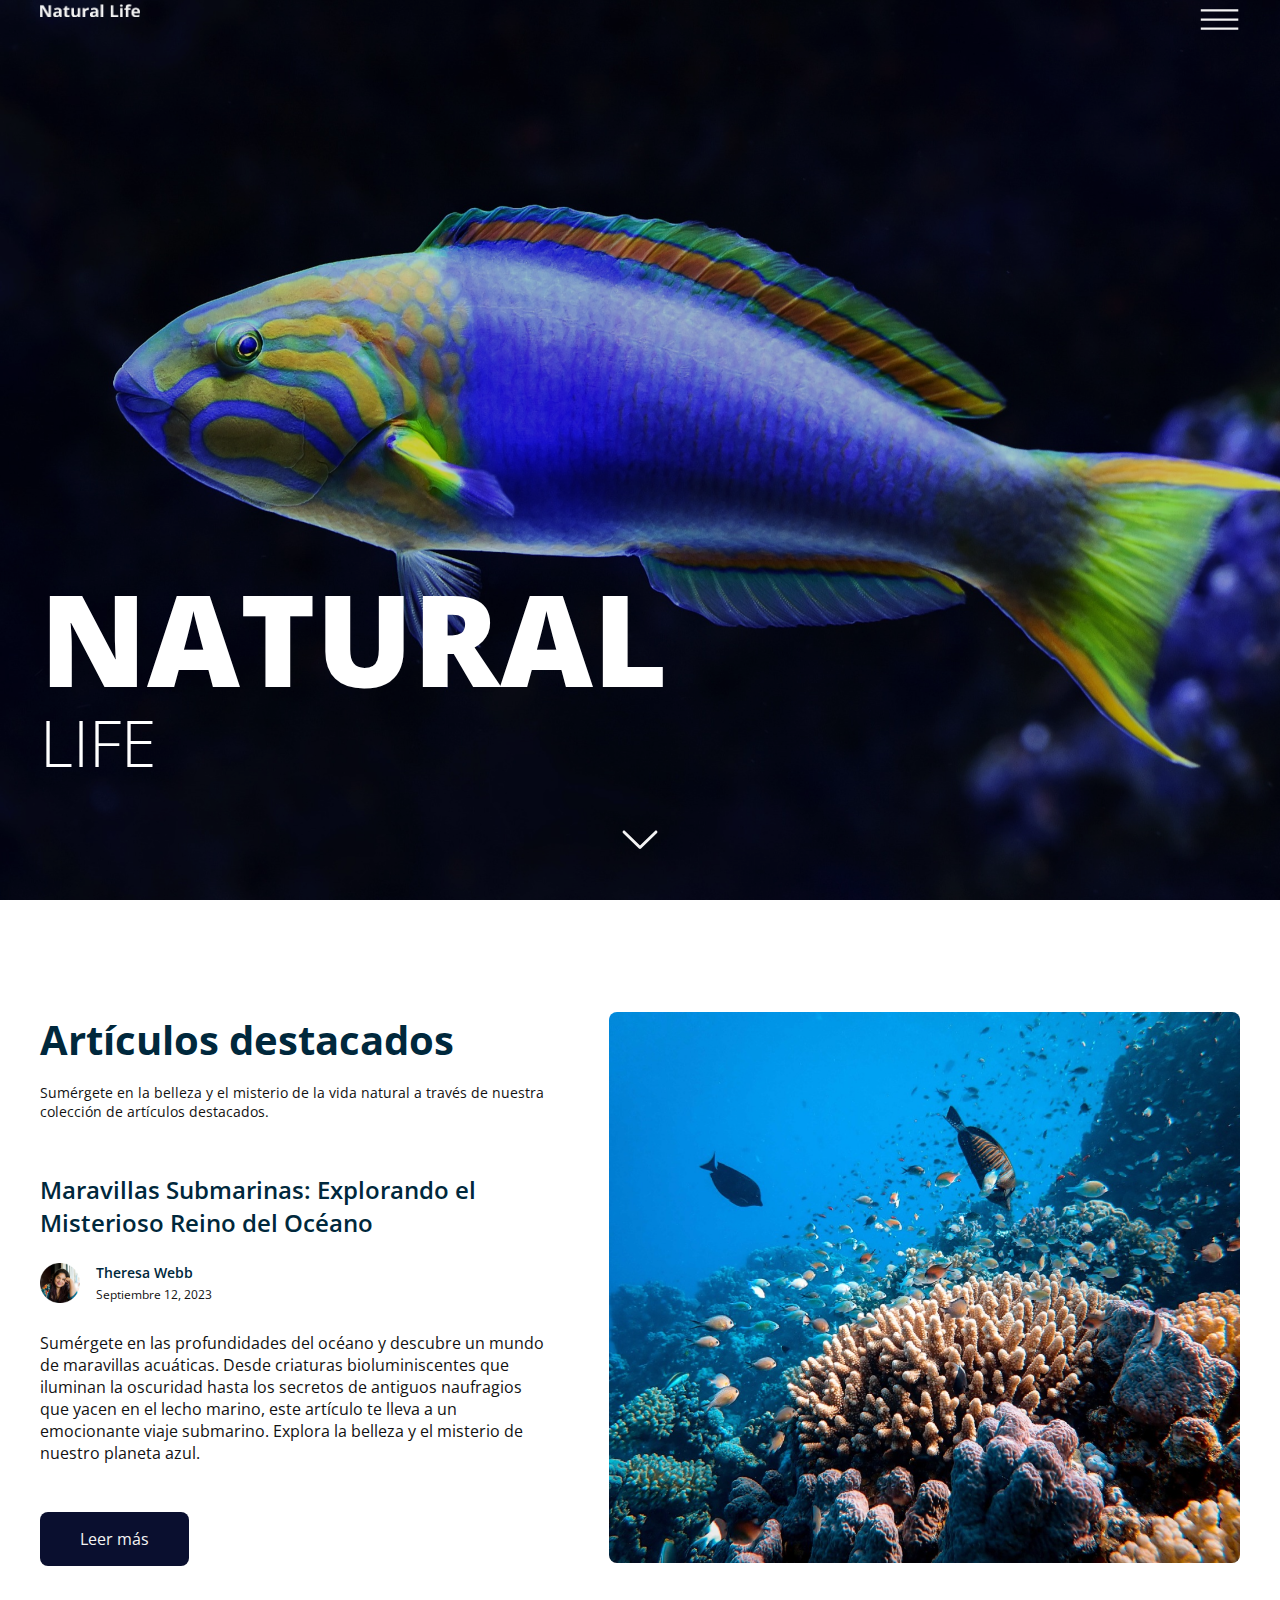
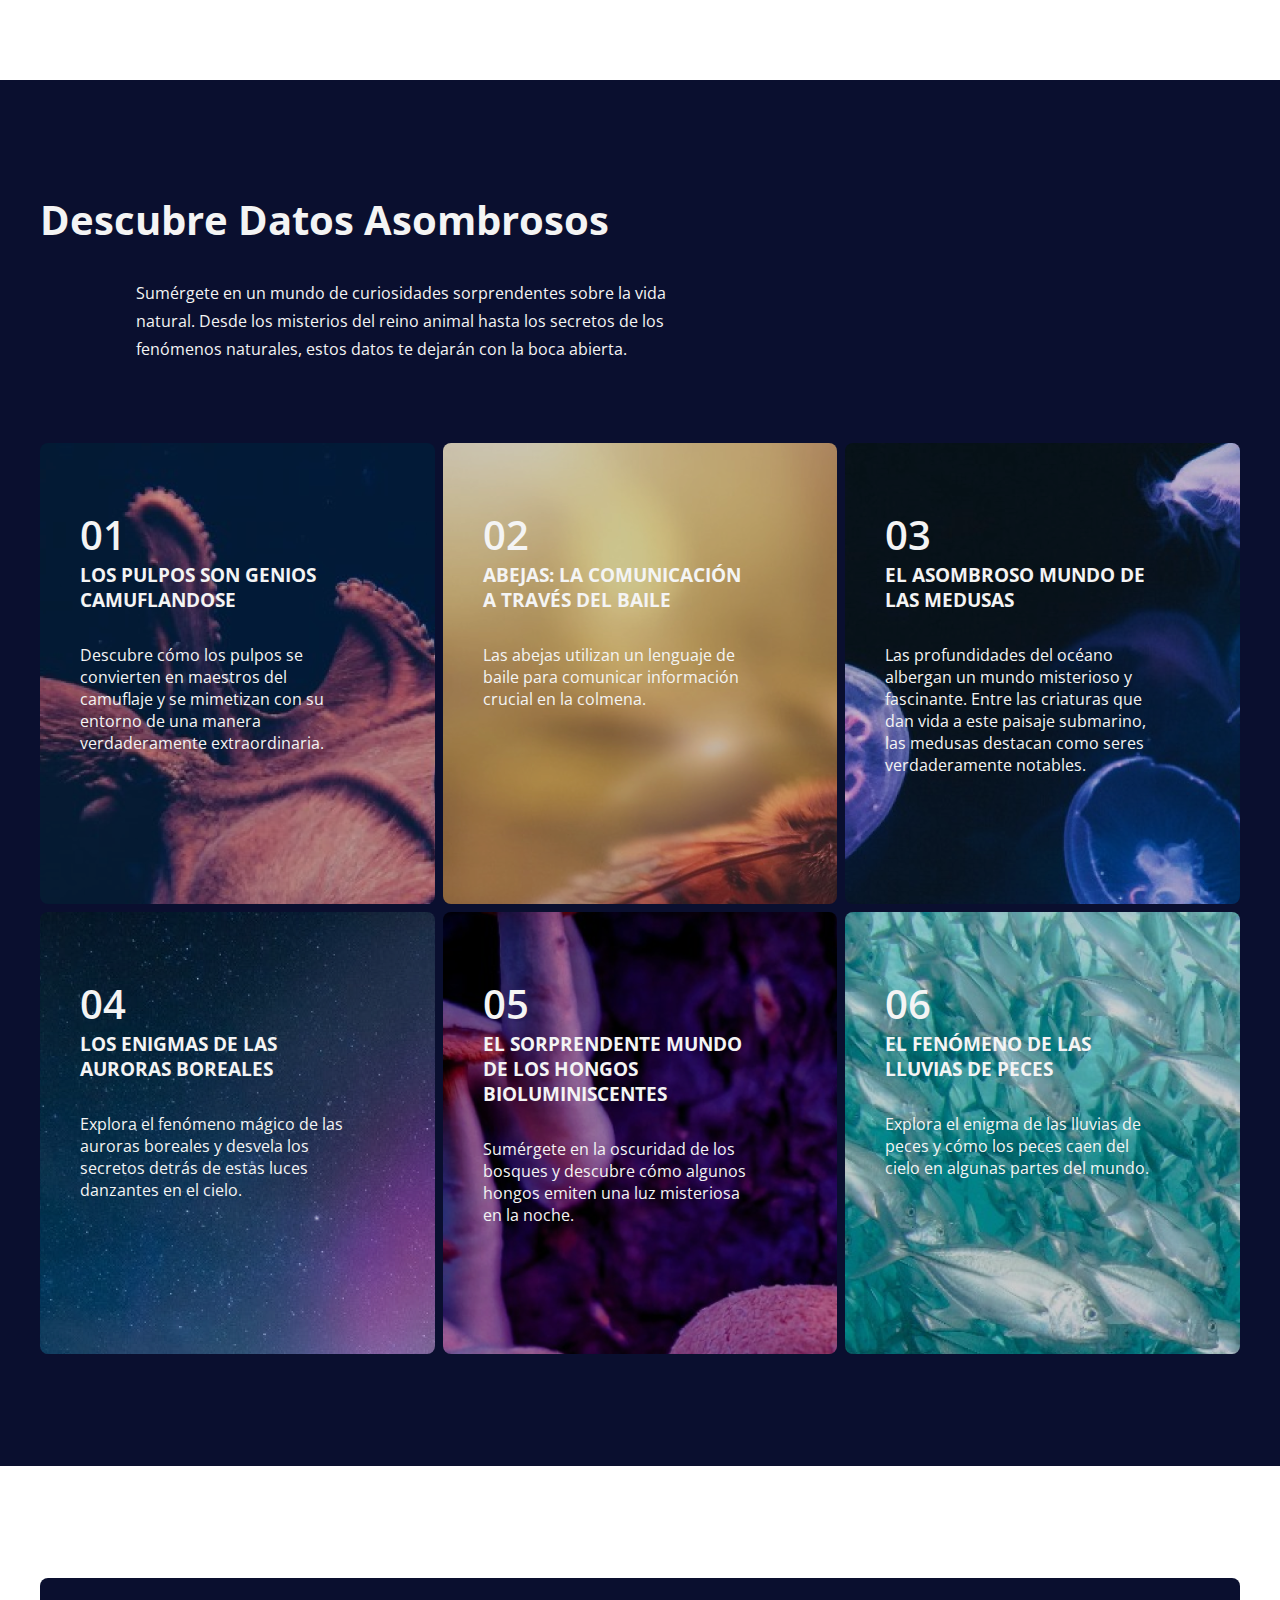
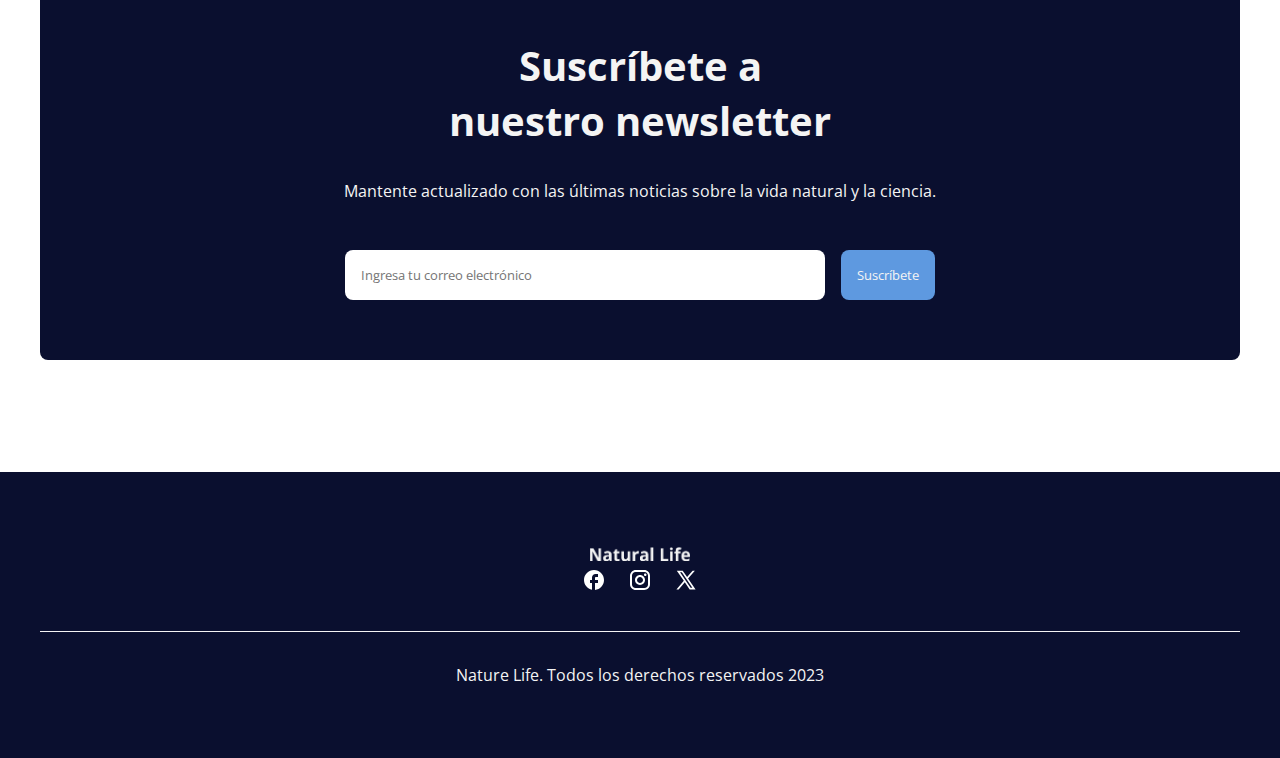
<file: index.html>
<!DOCTYPE html>
<html lang="en">
  <head>
    <meta charset="UTF-8" />
    <meta name="viewport" content="width=device-width, initial-scale=1.0" />
    <meta name="description" content="" />
    <title>Natural Life | Blog sobre Naturaleza</title>
    <!-- Favicon -->
    <link
      rel="shortcut icon"
      href="./assets/img/nature-favicon.png"
      type="image/x-icon"
    />
    <!-- Bootstrap -->
    <link
      href="https://cdn.jsdelivr.net/npm/bootstrap@5.3.2/dist/css/bootstrap.min.css"
      rel="stylesheet"
      integrity="sha384-T3c6CoIi6uLrA9TneNEoa7RxnatzjcDSCmG1MXxSR1GAsXEV/Dwwykc2MPK8M2HN"
      crossorigin="anonymous"
    />
    <!-- Estilos -->
    <link rel="stylesheet" href="styles.css" />
  </head>
  <body>
    <header>
      <nav class="navbar navbar-expand-lg">
        <div class="padding-global">
          <div class="navbar-wrp">
            <!-- Brand -->
            <a class="navbar-brand" href="#">
              <img
                src="./assets/img/natural-life-logo.png"
                width="100px"
                alt="Natural Life Logo"
              />
            </a>
            <!-- Botón del menu responsive -->
            <button class="navbar-btn" aria-label="Toggle navigation">
              <svg
                width="41"
                height="40"
                viewBox="0 0 41 40"
                fill="none"
                xmlns="http://www.w3.org/2000/svg"
              >
                <path
                  d="M1.79541 18.55H39.2954V20.675H20.5454H1.79541V18.55ZM1.79541 27.55H39.2954V29.675H20.5454H1.79541V27.55ZM1.79541 9.32495H39.2954V11.45H20.2845H1.79541V9.32495Z"
                  fill="#F4F4F4"
                />
              </svg>
            </button>
          </div>
          <!-- Elementos del menú colapsable -->
          <div class="navbar-menu" id="navbarMenu">
            <ul class="navbar-nav">
              <li class="nav-item">
                <a class="nav-link" href="./pages/categories.html"
                  >Categorías</a
                >
              </li>
              <li class="nav-item active">
                <a class="nav-link" href="./pages/about-us.html">About Us</a>
              </li>
            </ul>
          </div>
        </div>
      </nav>
    </header>
    <main>
      <section class="hero-section padding-global">
        <div class="hero-text-wrp">
          <h1>NATURAL<br /><span class="h1-bold">LIFE</span></h1>
          <a href="#mainContent" class="scroll-down">
            <svg
              class="chevron"
              width="48"
              height="48"
              viewBox="0 0 48 48"
              fill="none"
              xmlns="http://www.w3.org/2000/svg"
            >
              <path
                d="M38.994 15.9781L24 30.5941L9.00598 15.9781C8.73809 15.7164 8.37847 15.5699 8.00398 15.5699C7.6295 15.5699 7.26988 15.7164 7.00198 15.9781C6.87227 16.1051 6.76922 16.2568 6.69887 16.4243C6.62852 16.5917 6.59229 16.7715 6.59229 16.9531C6.59229 17.1347 6.62852 17.3144 6.69887 17.4818C6.76922 17.6493 6.87227 17.801 7.00198 17.9281L22.953 33.4801C23.2331 33.7531 23.6088 33.9059 24 33.9059C24.3912 33.9059 24.7669 33.7531 25.047 33.4801L40.998 17.9311C41.1286 17.8039 41.2324 17.6518 41.3033 17.4838C41.3742 17.3158 41.4108 17.1354 41.4108 16.9531C41.4108 16.7707 41.3742 16.5903 41.3033 16.4223C41.2324 16.2543 41.1286 16.1022 40.998 15.9751C40.7301 15.7134 40.3705 15.5669 39.996 15.5669C39.6215 15.5669 39.2619 15.7134 38.994 15.9751V15.9781Z"
                fill="#F4F4F4"
              />
            </svg>
          </a>
        </div>
      </section>

      <section class="featured-article padding-global">
        <div class="article-content">
          <h2 id="heading-h2">Artículos destacados</h2>
          <p id="little-paragraph-section">
            Sumérgete en la belleza y el misterio de la vida natural a través de
            nuestra colección de artículos destacados.
          </p>
          <h3 id="heading-h3">
            Maravillas Submarinas: Explorando el Misterioso Reino del Océano
          </h3>
          <div class="author-item">
            <div class="author-photo-wrp">
              <img
                class="author-photo"
                src="./assets/img/author-photo.png"
                alt="Author's photo"
              />
            </div>
            <div>
              <p class="article-author">Theresa Webb</p>
              <p class="article-date">Septiembre 12, 2023</p>
            </div>
          </div>
          <p id="paragraph-section">
            Sumérgete en las profundidades del océano y descubre un mundo de
            maravillas acuáticas. Desde criaturas bioluminiscentes que iluminan
            la oscuridad hasta los secretos de antiguos naufragios que yacen en
            el lecho marino, este artículo te lleva a un emocionante viaje
            submarino. Explora la belleza y el misterio de nuestro planeta azul.
          </p>
          <a href="" id="btn">Leer más</a>
        </div>
        <div class="article-image">
          <img
            src="./assets/img/ocean-photo.png"
            alt="Underwater view of the ocean"
          />
        </div>
      </section>

      <section class="amazing-facts padding-global">
        <div class="amazing-facts-heading">
          <h2 id="heading-h2-white">Descubre Datos Asombrosos</h2>
          <div id="white-paragraph-wrp">
            <p>
              Sumérgete en un mundo de curiosidades sorprendentes sobre la vida
              natural. Desde los misterios del reino animal hasta los secretos
              de los fenómenos naturales, estos datos te dejarán con la boca
              abierta.
            </p>
          </div>
        </div>
        <div class="amazing-facts-grid">
          <a class="card-link" href="">
            <div class="amazing-facts-card-1">
              <div class="card-number">01</div>
              <div class="card-title">
                <h3>LOS PULPOS SON GENIOS CAMUFLANDOSE</h3>
              </div>
              <div class="card-description">
                <p>
                  Descubre cómo los pulpos se convierten en maestros del
                  camuflaje y se mimetizan con su entorno de una manera
                  verdaderamente extraordinaria.
                </p>
              </div>
            </div>
          </a>

          <a class="card-link" href="">
            <div class="amazing-facts-card-2">
              <div class="card-number">02</div>
              <div class="card-title">
                <h3>ABEJAS: LA COMUNICACIÓN A TRAVÉS DEL BAILE</h3>
              </div>
              <div class="card-description">
                <p>
                  Las abejas utilizan un lenguaje de baile para comunicar
                  información crucial en la colmena.
                </p>
              </div>
            </div>
          </a>

          <a class="card-link" href="./pages/blog-post.html">
            <div class="amazing-facts-card-3">
              <div class="card-number">03</div>
              <div class="card-title">
                <h3>EL ASOMBROSO MUNDO DE LAS MEDUSAS</h3>
              </div>
              <div class="card-description">
                <p>
                  Las profundidades del océano albergan un mundo misterioso y
                  fascinante. Entre las criaturas que dan vida a este paisaje
                  submarino, las medusas destacan como seres verdaderamente
                  notables.
                </p>
              </div>
            </div>
          </a>

          <a class="card-link" href="">
            <div class="amazing-facts-card-4">
              <div class="card-number">04</div>
              <div class="card-title">
                <h3>LOS ENIGMAS DE LAS AURORAS BOREALES</h3>
              </div>
              <div class="card-description">
                <p>
                  Explora el fenómeno mágico de las auroras boreales y desvela
                  los secretos detrás de estas luces danzantes en el cielo.
                </p>
              </div>
            </div>
          </a>

          <a class="card-link" href="">
            <div class="amazing-facts-card-5">
              <div class="card-number">05</div>
              <div class="card-title">
                <h3>EL SORPRENDENTE MUNDO DE LOS HONGOS BIOLUMINISCENTES</h3>
              </div>
              <div class="card-description">
                <p>
                  Sumérgete en la oscuridad de los bosques y descubre cómo
                  algunos hongos emiten una luz misteriosa en la noche.
                </p>
              </div>
            </div>
          </a>

          <a class="card-link" href="">
            <div class="amazing-facts-card-6">
              <div class="card-number">06</div>
              <div class="card-title">
                <h3>EL FENÓMENO DE LAS LLUVIAS DE PECES</h3>
              </div>
              <div class="card-description">
                <p>
                  Explora el enigma de las lluvias de peces y cómo los peces
                  caen del cielo en algunas partes del mundo.
                </p>
              </div>
            </div>
          </a>
        </div>
      </section>

      <section class="newsletter padding-global">
        <div class="newsletter-container">
          <h2 id="heading-h2-white">
            Suscríbete a<br />
            nuestro newsletter
          </h2>
          <p class="newsletter-paragraph">
            Mantente actualizado con las últimas noticias sobre la vida natural
            y la ciencia.
          </p>
          <form class="newsletter-form">
            <input
              type="email"
              placeholder="Ingresa tu correo electrónico"
              required
            />
            <button type="submit" id="btn-form">Suscríbete</button>
          </form>
        </div>
      </section>
    </main>
    <footer class="footer">
      <div class="footer-content">
        <a class="navbar-brand" href="#">
          <img
            src="./assets/img/natural-life-logo.png"
            width="100px"
            alt="Natural Life Logo"
          />
        </a>

        <div class="social-icons">
          <a href="#" aria-label="Facebook">
            <img
              src="./assets/img/ic_baseline-facebook.svg"
              alt="facebook-icon"
            />
          </a>
          <a href="#" aria-label="Instagram">
            <img src="./assets/img/mdi_instagram.svg" alt="instagram-icon" />
          </a>
          <a href="#" aria-label="Twitter">
            <img
              src="./assets/img/ant-design_x-outlined.svg"
              alt="twitter-icon"
            />
          </a>
        </div>
        <p>Nature Life. Todos los derechos reservados 2023</p>
      </div>
    </footer>

    <!-- JavaScript de Bootstrap -->
    <script
      src="https://cdn.jsdelivr.net/npm/bootstrap@5.3.2/dist/js/bootstrap.bundle.min.js"
      integrity="sha384-C6RzsynM9kWDrMNeT87bh95OGNyZPhcTNXj1NW7RuBCsyN/o0jlpcV8Qyq46cDfL"
      crossorigin="anonymous"
    ></script>

    <!-- JavaScript -->
    <script src="script.js"></script>
  </body>
</html>
</file>
<file: styles.css>
@charset "UTF-8";
/* Imports */
@import url("https://fonts.googleapis.com/css2?family=Open+Sans:ital,wght@0,300;0,400;0,500;0,600;0,700;0,800;1,300;1,400;1,500;1,600;1,700;1,800&display=swap");

/* Variables */
* {
  margin: 0;
  padding: 0;
  box-sizing: border-box;
  font-family: "Open Sans", sans-serif;
}

/* Globales */
.padding-global {
  padding: 0 2.5rem;
  width: 100%;
}

/* Estilos del Header */
header {
  box-shadow: 0px 2px 3px rgba(0, 0, 0, 0.25);
  backdrop-filter: blur(5px);
  position: sticky;
  top: 0;
  width: 100%;
  height: 0rem;
  overflow: visible;
}

/* Estilos de la navbar */
.navbar {
  z-index: 1;
  background-color: transparent;
}

.navbar-wrp {
  display: flex;
  justify-content: space-between;
  width: 100%;
}

.navbar-btn {
  background-color: transparent;
  border: none;
  box-shadow: none;
  padding: 0;
}

.navbar-menu {
  width: 85vw;
  height: 100vh;
  position: absolute;
  top: 0;
  left: 0;
  transition: transform 1s ease-in-out;
  background-color: #0a0f2f;
  transform: translateX(-100vw);
}

.navbar-menu.is-open {
  transform: translateX(0);
}

.navbar-nav {
  display: flex;
  flex-direction: column !important;
  justify-content: center;
  align-items: center;
  gap: 5rem;
  height: 100%;
}

.nav-link {
  color: #f4f4f4;
  font-size: 4rem;
}

.nav-link:hover {
  color: #adadad;
  cursor: pointer;
  transition: all ease 300ms;
}

/* Estilos de la Hero Section */
.hero-section {
  background-image: url("./assets/img/hero-img.png");
  background-size: cover;
  background-position: center;
  color: white;
  height: 100vh;
  display: flex;
  align-items: flex-end;
}

.hero-section h1 {
  font-size: 8rem;
  line-height: 5rem;
  font-weight: 800;
  margin-bottom: 2rem;
  text-align: left;
}

.h1-bold {
  font-size: 4rem;
  font-weight: 300;
  letter-spacing: 72%;
}

/*
.scroll-down {
  font-size: 2rem;
  color: white;
  text-decoration: none;
}
*/

.hero-text-wrp {
  width: 100%;
  text-align: center;
}

.chevron {
  margin-bottom: 2rem;
}

.navbar {
  background: transparent;
}

/* Responsive Hero */
@media (max-width: 768px) {
  /* Ajustes para tablet */
  .hero-section h1 {
    font-size: 3rem;
  }
}

@media (max-width: 568px) {
  /* Ajustes para mobile landscape */
  .hero-section h1 {
    font-size: 2.5rem;
  }
}

@media (max-width: 320px) {
  /* Ajustes para mobile portrait */
  .hero-section h1 {
    font-size: 2rem;
  }
}

/* Estilos de featured-article */
.featured-article {
  margin: 7rem 0;
  display: grid;
  grid-template-columns: 0.8fr 1fr;
  grid-template-rows: auto;
  gap: 4rem;
}

#heading-h2 {
  font-size: 2.5rem;
  font-weight: 700;
  color: #00283c;
  margin-bottom: 1rem;
}

#heading-h3 {
  font-size: 1.5rem;
  font-weight: 600;
  color: #00283c;
  margin-bottom: 1.5rem;
}

#little-paragraph-section {
  color: #121212;
  font-size: 0.875rem;
  margin-bottom: 3.25rem;
}

.author-item {
  display: flex;
  gap: 1rem;
  margin-bottom: 1.5rem;
}

.author-photo {
  width: 2.5rem;
}

.article-author {
  font-size: 0.875rem;
  font-weight: 600;
  color: #00283c;
  margin-bottom: 0.25rem;
}

.article-date {
  font-size: 0.75rem;
  color: #121212;
}

#paragraph-section {
  color: #121212;
  font-size: 1rem;
  margin-bottom: 1.5rem;
}

.article-image img {
  max-width: 100%;
  border-radius: 0.5rem;
}

#btn {
  display: inline-block;
  background: #0a0f2f;
  color: #f4f4f4;
  padding: 1rem 2.5rem;
  text-decoration: none;
  border-radius: 0.5rem;
  margin-top: 1.5rem;
}

#btn:hover {
  background-color: #5e99e0;
  cursor: pointer;
  transition: all ease 300ms;
}

/* Responsiveness */
@media (max-width: 768px) {
  .featured-article {
    grid-template-columns: 1fr;
  }
}

@media (max-width: 480px) {
  #heading-h2 {
    font-size: 2.5rem;
  }
}

/* Estilos de amazing facts */
.amazing-facts {
  padding: 7rem 2.5rem;
  display: flex;
  flex-direction: column;
  background-color: #0a0f2f;
  color: #f4f4f4;
}

.amazing-facts-heading {
  margin-bottom: 5rem;
}

#heading-h2-white {
  font-size: 2.5rem;
  font-weight: 700;
  margin-bottom: 2rem;
}

#white-paragraph-wrp {
  max-width: 40rem;
  padding-left: 6rem;
  border-left: #f4f4f4 1px;
  line-height: 28px;
}

.amazing-facts-grid {
  display: grid;
  grid-template-columns: repeat(3, 1fr);
  gap: 0.5rem;
}

.card-link {
  text-decoration: none;
  color: #f4f4f4;
  height: 100%;
}

.card-number {
  font-size: 2.5rem;
  font-weight: 600;
}

.card-description {
  margin-top: 2rem;
}

.amazing-facts-card-1 {
  padding: 4rem 5.25rem 8rem 2.5rem;
  border-radius: 0.5rem;
  background-image: url(./assets/img/card-1.png);
  height: 100%;
}

.amazing-facts-card-1:hover {
  box-shadow: -1px 1px #fdfdfd;
  transition: all ease 300ms;
  filter: blur(0.15px);
}

.amazing-facts-card-2 {
  padding: 4rem 5.25rem 8rem 2.5rem;
  border-radius: 0.5rem;
  background-image: url(./assets/img/card-2.png);
  height: 100%;
}

.amazing-facts-card-2:hover {
  box-shadow: -1px 1px #fdfdfd;
  transition: all ease 300ms;
  filter: blur(0.15px);
}

.amazing-facts-card-3 {
  padding: 4rem 5.25rem 8rem 2.5rem;
  border-radius: 0.5rem;
  background-image: url(./assets/img/card-3.png);
}

.amazing-facts-card-3:hover {
  box-shadow: -1px 1px #fdfdfd;
  transition: all ease 300ms;
  filter: blur(0.15px);
}

.amazing-facts-card-4 {
  padding: 4rem 5.25rem 8rem 2.5rem;
  border-radius: 0.5rem;
  background-image: url(./assets/img/card-4.png);
  height: 100%;
}

.amazing-facts-card-4:hover {
  box-shadow: -1px 1px #fdfdfd;
  transition: all ease 300ms;
  filter: blur(0.15px);
}

.amazing-facts-card-5 {
  padding: 4rem 5.25rem 8rem 2.5rem;
  border-radius: 0.5rem;
  background-image: url(./assets/img/card-5.png);
  height: 100%;
}

.amazing-facts-card-5:hover {
  box-shadow: -1px 1px #fdfdfd;
  transition: all ease 300ms;
  filter: blur(0.15px);
}

.amazing-facts-card-6 {
  padding: 4rem 5.25rem 8rem 2.5rem;
  border-radius: 0.5rem;
  background-image: url(./assets/img/card-6.png);
  height: 100%;
}

.amazing-facts-card-6:hover {
  box-shadow: -1px 1px #fdfdfd;
  transition: all ease 300ms;
  filter: blur(0.15px);
}

/* Responsiveness */
@media (max-width: 768px) {
  .amazing-facts-grid {
    display: grid;
    grid-template-columns: repeat(2, 1fr);
    gap: 1.25rem;
  }
}

@media (max-width: 480px) {
  .amazing-facts-grid {
    display: grid;
    grid-template-columns: repeat(1, 1fr);
    gap: 1rem;
  }
}

/* Estilos de newsletter */
.newsletter-container {
  background-color: #0a0f2f;
  color: #f4f4f4;
  padding: 3.75rem;
  text-align: center;
  border-radius: 0.5rem;
  max-width: 80rem;
  margin: 7rem auto;
}

.newsletter-paragraph {
  margin-bottom: 3rem;
}

.newsletter-form {
  display: flex;
  justify-content: center;
  gap: 1rem;
  margin-top: 1rem;
}

.newsletter-form input {
  padding: 1rem;
  border: none;
  border-radius: 0.5rem;
  width: 30rem;
}

.newsletter-form button {
  padding: 0.5rem 1rem;
  border: none;
  background-color: #5e99e0;
  color: #f4f4f4;
  border-radius: 0.5rem;
  cursor: pointer;
  transition: background-color 300ms;
}

.newsletter-form button:hover {
  background-color: #446fa3;
}

@media (max-width: 768px) {
  .newsletter-form {
    flex-direction: column;
  }

  .newsletter-form input {
    width: 100%;
  }

  .newsletter-form button {
    width: 100%;
  }
}

/* Estilos del Footer */
.footer {
  background-color: #0a0f2f;
  color: #f4f4f4;
  padding: 4.5rem 2.5rem;
  text-align: center;
}

.footer-content h2 {
  margin-bottom: 1rem;
}

.social-icons {
  font-size: 1.5rem;
  margin-bottom: 2rem;
}

.social-icons a {
  color: white;
  margin: 0 0.5rem;
  text-decoration: none;
}

.footer p {
  text-align: center;
  border-top: 0.5px solid #f4f4f4;
  padding-top: 2rem;
}

/* Estilos de la página Blog post */
/* Hero Blog Post*/

.hero-blog-post {
  background-image: url("./assets/img/blog-post-hero-img.png");
  background-size: cover;
  background-position: center;
  color: white;
  height: 75vh;
  display: flex;
  align-items: flex-end;
}

.hero-blog-post-wrp {
  display: flex;
  flex-direction: column;
  gap: 1.5rem;
  margin-bottom: 1rem;
}

#blog-post-heading {
  font-size: 4rem;
  font-weight: 600;
}

#blog-post-heading-2 {
  font-size: 2.5rem;
  font-weight: 300;
}

.article-author-white {
  font-size: 0.875rem;
  font-weight: 600;
  color: #f4f4f4;
  margin-bottom: 0.25rem;
}

.article-date-white {
  font-size: 0.75rem;
  color: #f4f4f4;
}

/* Responsive Hero Blog Post */
@media (max-width: 768px) {
  /* Ajustes para tablet */
  #blog-post-heading {
    font-size: 2.5rem;
  }

  #blog-post-heading-2 {
    font-size: 1.5rem;
  }
}

@media (max-width: 568px) {
  /* Ajustes para mobile landscape */
  #blog-post-heading {
    font-size: 1.5rem;
  }

  #blog-post-heading-2 {
    font-size: 1rem;
  }
}

/* Estilos de la sección Blog Post*/
.blog-post {
  display: grid;
  grid-template-columns: 0.5fr 1fr;
  grid-template-rows: auto;
  gap: 2.5rem;
  margin: 5rem 2.5rem;
}
.article-stats {
  display: flex;
  flex-direction: column;
  align-items: center;
  justify-content: start;
  gap: 1rem;
  justify-content: initial;
  color: #999;
  margin-bottom: 20px;
}

.article-content {
  font-family: "Open Sans", sans-serif;
  color: #333;
  max-width: 100%;
  margin: 0 auto;
}

.article-content blockquote {
  font-size: 1.75rem;
  font-weight: 300;
  font-style: italic;
  color: #333;
  margin: 1.5rem 0;
  padding: 10px 20px;
  border-left: 5px solid #999;
}

/* Estilos de la página Categories */
/* Hero Categoriest*/
.hero-categories {
  background-image: url("./assets/img/categories-hero-img.png");
  background-size: cover;
  background-position: center;
  color: white;
  height: 75vh;
  display: flex;
  align-items: flex-end;
}

#categories-heading {
  margin-bottom: 4rem;
  font-size: 4rem;
  font-weight: 600;
}

/* Categories Section */
.categories-cards-container {
  margin: 7rem 2.5rem;
  display: grid;
  grid-template-columns: 1fr 1fr;
  grid-template-rows: auto;
  gap: 2.5rem;
}

.categories-card {
  background-color: white;
  border-radius: 10px;
  box-shadow: 0 4px 8px rgba(0, 0, 0, 0.1);
  overflow: hidden;
}

.categories-card-text-wrp {
  padding: 2rem;
}

.categories-card img {
  width: 100%;
  height: auto;
  display: block;
}

.categories-card p {
  font-size: 1rem;
  margin: 0.5rem;
}

.categories-card .btn {
  display: inline-block;
  background-color: #0a0f2f;
  color: white;
  padding: 0.5rem 1rem;
  margin: 0.5rem;
  text-decoration: none;
  border-radius: 0.5rem;
}

.categories-card .btn:hover {
  background-color: #5e99e0;
  cursor: pointer;
  transition: all ease 300ms;
}

/* Responsividad para pantallas pequeñas */
@media (max-width: 600px) {
  .categories-cards-container {
    grid-template-columns: 1fr;
  }
}
</file>
